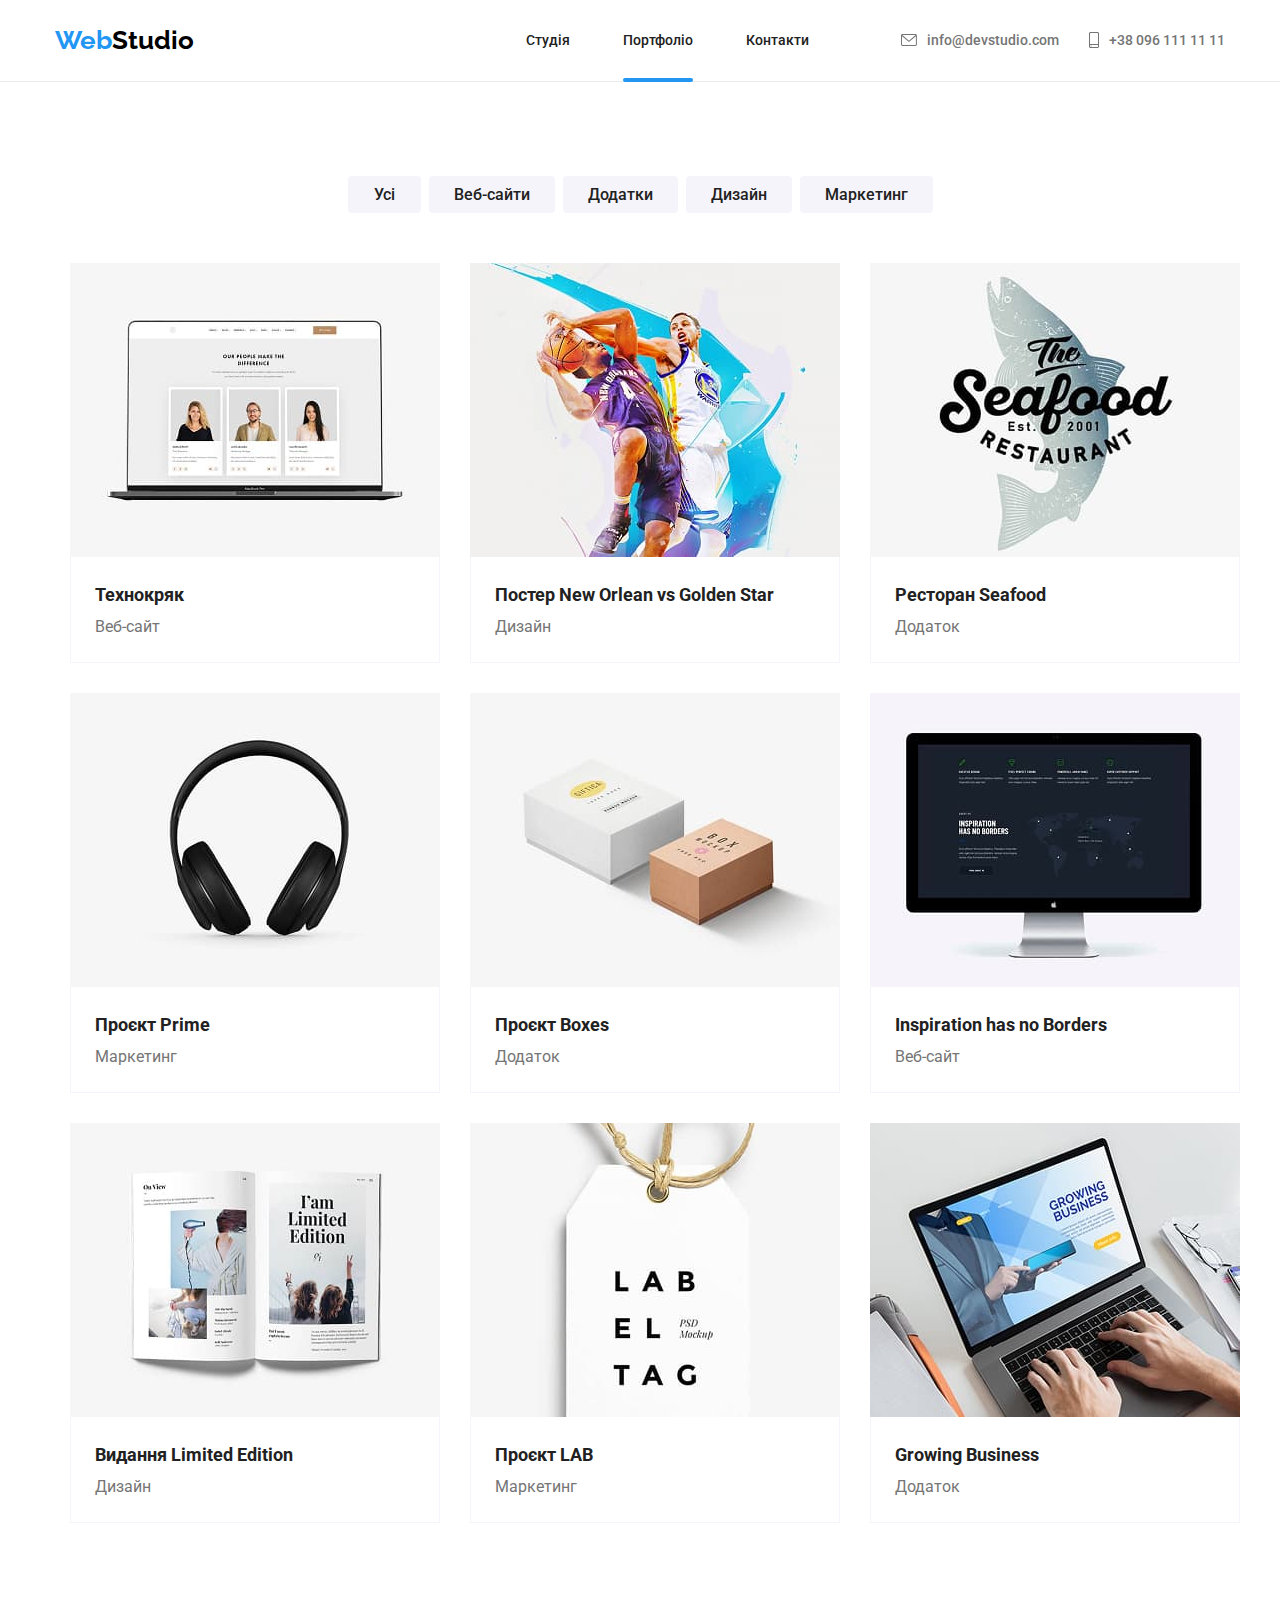
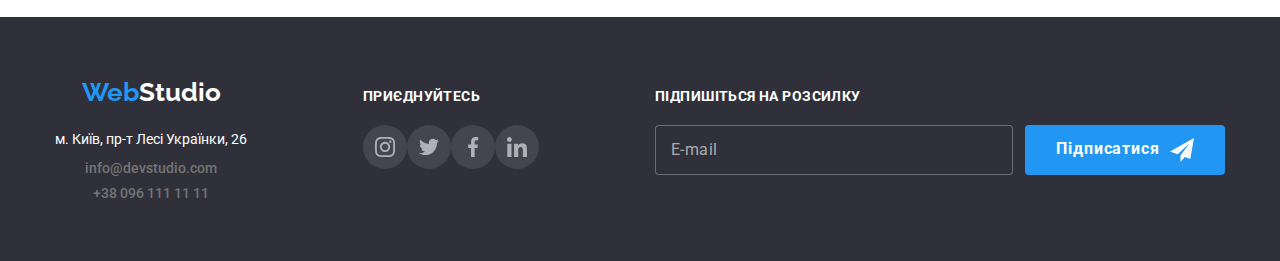
<file: portfolio.html>
<!DOCTYPE html>
<html lang="uk">
    <head>
    <meta charset="UTF-8">
    <meta name="description" content="WebStudio">
    <title>WebStudio</title>
    <link rel="preconnect" href="https://fonts.googleapis.com">
    <link rel="preconnect" href="https://fonts.gstatic.com" crossorigin>
    <link href="https://fonts.googleapis.com/css2?family=Raleway:ital,wght@0,700;1,700&family=Roboto:ital,wdth,wght@0,75..100,100..900;1,75..100,100..900&display=swap" rel="stylesheet">
    <link rel="stylesheet" href="https://cdnjs.cloudflare.com/ajax/libs/modern-normalize/3.0.1/modern-normalize.min.css">
    <link rel="stylesheet" href="./css/main.min.css">
    </head>
<body>

    <header class="header">
        <div class="header__container">
                
            <nav class="nav">

                <a href="" class="logo"><span class="logo--highlighted">Web</span>Studio</a>

                <ul class="nav__list">
                    <li class="nav__item">
                        <a href="./index.html" class="nav__link ">Студія</a>
                    </li>
                    <li class="nav__item">
                        <a href="./portfolio.html" class="nav__link nav__link--current">Портфоліо</a>
                    </li>
                    <li class="nav__item">
                        <a href="" class="nav__link">Контакти</a>
                    </li>
                </ul>
            </nav>

            <ul class="contacts">
              <li class="contacts__item">

                  <a href="mailto:info@devstudio.com" class="contacts__link">
                    
                    <svg class="contacts__icon contacts__icon--mail">
                        <use href="./images/main/sprite.svg#icon-mail"></use>
                    </svg>
                    
                    info@devstudio.com
                  </a>
              </li>

              <li class="contacts__item">

                  <a href="tel:+3809611111" class="contacts__link">

                    <svg class="contacts__icon contacts__icon--tel">
                        <use href="./images/main/sprite.svg#icon-tel"></use>
                    </svg>

                    +38 096 111 11 11</a>

              </li>
            </ul>
        </div>
    </header>

<main>   
 <!-- Portfolio -->
    <section class="section">
        <div class="container">
            <div class="filter">
                <ul class="filter__list">
                    <li class="filter__item">
                        <button type="button" class="filter__button">Усі</button>
                    </li>
                    <li class="filter__item">
                        <button type="button" class="filter__button">Веб-сайти</button>
                    </li>
                    <li class="filter__item">
                        <button type="button" class="filter__button">Додатки</button>
                    </li>
                    <li class="filter__item">
                        <button type="button" class="filter__button">Дизайн</button>
                    </li>
                    <li class="filter__item">
                        <button type="button" class="filter__button">Маркетинг</button>
                    </li>
                </ul>
            </div>

            <h1 class="title--hidden">Приклади наших робіт</h1>
            <div class="container">
                <ul class="portfolio__list">
                    <li class="portfolio__item">
                        <a href="" class="portfolio__link">
                            <div class="portfolio__image">
                                <img src="./images/portfolio/tehno.jpg" alt="Зображення ноутбуку" width="370" height="294">
                                <div class="portfolio__overlay">
                                    <p class="portfolio__label">Ресурс пропонує комплексні пропозиції з різним рівнем функціоналу та сервісів.Все це дозволить відвідувачу отримати вичерпні відомості про компанію чи приватну особу.</p>
                                </div>
                            </div>
                            
                            <div class="portfolio__card-info">
                               <h2 class="portfolio__card-title">Технокряк</h2>
                               <p class="portfolio__card-text">Веб-сайт</p>
                            </div>
                        </a>
                    </li>
                    
                    <li class="portfolio__item">
                        <a href="" class="portfolio__link">
                            <div class="portfolio__image">
                                <img src="./images/portfolio/neworlean.jpg" alt="Постер New Orlean  vs Golden Star" width="370" height="294">
                                <div class="portfolio__overlay">
                                    <p class="portfolio__label">Ресурс пропонує комплексні пропозиції з різним рівнем функціоналу та сервісів.Все це дозволить відвідувачу отримати вичерпні відомості про компанію чи приватну особу.</p>
                                </div>
                            </div>
       
                            <div class="portfolio__card-info">
                               <h2 class="portfolio__card-title">Постер New Orlean vs Golden Star</h2>
                               <p class="portfolio__card-text">Дизайн</p>
                            </div>
                        </a>
                    </li>
                    
                    <li class="portfolio__item">
                        <a href="" class="portfolio__link">
                            <div class="portfolio__image">
                                <img src="./images/portfolio/seafood.jpg" alt="Логотип ресторану" width="370" height="294">
                                <div class="portfolio__overlay">
                                    <p class="portfolio__label">Ресурс пропонує комплексні пропозиції з різним рівнем функціоналу та сервісів. Все це дозволить відвідувачу отримати вичерпні відомості про компанію чи приватну особу.</p>
                                </div>
                            </div>
       
                            <div class="portfolio__card-info">
                               <h2 class="portfolio__card-title">Ресторан Seafood</h2>
                               <p class="portfolio__card-text">Додаток</p>
                            </div>
                        </a>
                    </li>
                    
                   
                    <li class="portfolio__item">
                        <a href="" class="portfolio__link">
                            <div class="portfolio__image">
                                <img src="./images/portfolio/prime.jpg" alt="Фото навушників" width="370" height="294">
                                <div class="portfolio__overlay">
                                        <p class="portfolio__label">Ресурс пропонує комплексні пропозиції з різним рівнем функціоналу та сервісів.Все це дозволить відвідувачу отримати вичерпні відомості про компанію чи приватну особу.</p>
                                    </div>
                            </div>
       
                            <div class="portfolio__card-info">
                               <h2 class="portfolio__card-title">Проєкт Prime</h2>
                                    <p class="portfolio__card-text">Маркетинг</p>
                            </div>
                        </a>
                    </li>

                    <li class="portfolio__item"> 
                        <a href="" class="portfolio__link">
                            <div class="portfolio__image">
                                <img src="./images/portfolio/boxes.jpg" alt="Фото коробок" width="370" height="294">
                                <div class="portfolio__overlay">
                                        <p class="portfolio__label">Ресурс пропонує комплексні пропозиції з різним рівнем функціоналу та сервісів.Все це дозволить відвідувачу отримати вичерпні відомості про компанію чи приватну особу.</p>
                                    </div>
                            </div>
       
                            <div class="portfolio__card-info">
                               <h2 class="portfolio__card-title">Проєкт Boxes</h2>
                                <p class="portfolio__card-text">Додаток</p>
                            </div>
                        </a>
                    </li>
                  
                    <li class="portfolio__item">
                        <a href="" class="portfolio__link">
                            <div class="portfolio__image">
                                <img src="./images/portfolio/borders.jpg" alt="Зображення монітору" width="370" height="294">
                                <div class="portfolio__overlay">
                                    <p class="portfolio__label">Ресурс пропонує комплексні пропозиції з різним рівнем функціоналу та сервісів.Все це дозволить відвідувачу отримати вичерпні відомості про компанію чи приватну особу.</p>
                                </div>
                            </div>
       
                            <div class="portfolio__card-info">
                               <h2 class="portfolio__card-title">Inspiration has no Borders</h2>
                                <p class="portfolio__card-text">Веб-сайт</p>
                            </div>
                        </a>
                    </li>
                    
                    
                    <li class="portfolio__item">
                        <a href="" class="portfolio__link">
                            <div class="portfolio__image">
                                <img src="./images/portfolio/limitededition.jpg" alt="Зображення журналу" width="370" height="294">
                                <div class="portfolio__overlay">
                                    <p class="portfolio__label">Ресурс пропонує комплексні пропозиції з різним рівнем функціоналу та сервісів.Все це дозволить відвідувачу отримати вичерпні відомості про компанію чи приватну особу.</p>
                                </div>
                            </div>
       
                            <div class="portfolio__card-info">
                               <h2 class="portfolio__card-title">Видання Limited Edition</h2>
                                <p class="portfolio__card-text">Дизайн</p>
                            </div>
                        </a>
                    </li>
                    
                    <li class="portfolio__item">
                        <a href="" class="portfolio__link">
                            <div class="portfolio__image">
                                <img src="./images/portfolio/lab.jpg" alt="Фото лейблу" width="370" height="294">
                                <div class="portfolio__overlay">
                                        <p class="portfolio__label">Ресурс пропонує комплексні пропозиції з різним рівнем функціоналу та сервісів.Все це дозволить відвідувачу отримати вичерпні відомості про компанію чи приватну особу.</p>
                                    </div>
                            </div>
       
                            <div class="portfolio__card-info">
                               <h2 class="portfolio__card-title">Проєкт LAB</h2>
                                <p class="portfolio__card-text">Маркетинг</p>
                            </div>
                        </a>
                    </li>
                    
                    <li class="portfolio__item">
                        <a href="" class="portfolio__link">
                            <div class="portfolio__image">
                                <img src="./images/portfolio/growingbusiness.jpg" alt="Фото  ноутбуку" width="370" height="294">
                                <div class="portfolio__overlay">
                                    <p class="portfolio__label">Ресурс пропонує комплексні пропозиції з різним рівнем функціоналу та сервісів.Все це дозволить відвідувачу отримати вичерпні відомості про компанію чи приватну особу.</p>
                                </div>
                            </div>
       
                            <div class="portfolio__card-info">
                               <h2 class="portfolio__card-title">Growing Business</h2>
                                <p class="portfolio__card-text">Додаток</p>
                            </div>
                        </a>
                    </li>
                </ul>
            </div>
        </div>
    </section>
</main>

<!--Footer-->
<footer class="footer">

    <div class="footer__container">

     <div class="footer__contacts">
         <a href="" class="logo"><span class="logo--highlighted">Web</span><span class="footer__logo--highlighted">Studio</span></a>

           <address class="footer__address">м. Київ, пр-т Лесі Українки, 26</address>

           <ul class="footer__contacts-list">
               <li class="footer__item">
                   <a href="mailto:info@devstudio.com" class="contacts__link">info@devstudio.com</a>
               </li>
               <li class="footer__item">
                   <a href="tel:+3809611111" class="contacts__link">+38 096 111 11 11</a>
               </li>
           </ul>
     </div>    

     <div class="footer__socials">
         <h2 class="footer__socials-title">Приєднуйтесь</h2>
         <ul class="footer__socials-list">
             <li class="socials__item">
                 <a href="" >
                     <svg class="socials__icon">
                         <use href="./images/main/sprite.svg#icon-instagram"></use>
                      </svg>
                 </a>     
             </li>
              <li class="socials__item">
                 <a href="">
                     <svg class="socials__icon">
                         <use href="./images/main/sprite.svg#icon-twitter"></use>
                     </svg>
                 </a>     
             </li>
             <li class="socials__item">
                 <a href="" >
                     <svg class="socials__icon">
                         <use href="./images/main/sprite.svg#icon-facebook"></use>
                     </svg>
                 </a>     
             </li>
             <li class="socials__item">
                 <a href="" >
                     <svg class="socials__icon">
                         <use href="./images/main/sprite.svg#icon-linkedin"></use>
                     </svg>
                 </a>   
             </li>
         </ul>
     </div>
     <form class="footer__form" autocomplete="off">
         <h2 class="footer__form-title">Підпишіться на розсилку</h2>

         <div class="footer__form-box">
             <input type="email" name="email" placeholder="E-mail" class="footer__form-input">
             <button type="submit" class="footer__btn-subscribe">
                 Підписатися
                 <svg class="footer__icon-subscribe">
                     <use href="./images/main/sprite.svg#icon-telegram"></use>
                 </svg>
             </button>
         </div>
     </form>
     
    </div>
     
 </footer>

</body>
</file>
<file: css/main.min.css>
*{-webkit-box-sizing:border-box;box-sizing:border-box}body{background-color:#fff;color:#757575;font-family:"Roboto",sans-serif;line-height:1.2}body.no-scroll{overflow:hidden}ul{margin:0;padding:0;list-style:none}h1,h2,h3,p{margin:0;padding:0}img{display:block;width:100%;height:auto}.section{padding:60px 0}@media screen and (min-width: 1200px){.section{padding:94px 0}}.section--no-padding{padding:0}.container{padding-left:15px;padding-right:15px;margin:0 auto}@media screen and (min-width: 480px){.container{width:480px}}@media screen and (min-width: 768px){.container{width:768px}}@media screen and (min-width: 1200px){.container{width:1200px}}.header{border-bottom:1px solid #ececec}.header__container{position:relative;display:-webkit-box;display:-ms-flexbox;display:flex;-webkit-box-align:center;-ms-flex-align:center;align-items:center;-webkit-box-pack:justify;-ms-flex-pack:justify;justify-content:space-between;padding:0 15px;min-height:60px;margin:0 auto}@media screen and (min-width: 768px){.header__container{width:768px}}@media screen and (min-width: 1200px){.header__container{display:-webkit-box;display:-ms-flexbox;display:flex;gap:92px;width:1200px}}.nav{display:-webkit-box;display:-ms-flexbox;display:flex;-webkit-box-pack:center;-ms-flex-pack:center;justify-content:center;-webkit-box-align:center;-ms-flex-align:center;align-items:center;gap:93px}.nav__list{display:-webkit-inline-box;display:-ms-inline-flexbox;display:inline-flex;gap:53px}.nav__link{display:block;padding-top:32px;padding-bottom:32px;color:#212121;list-style:none;font-weight:500;font-size:14px;text-decoration:none;-webkit-transition:color 250ms cubic-bezier(0.4, 0, 0.2, 1);transition:color 250ms cubic-bezier(0.4, 0, 0.2, 1)}@media screen and (max-width: 767px){.nav{display:none}}@media screen and (min-width: 768px){.nav{display:-webkit-box;display:-ms-flexbox;display:flex}}@media screen and (min-width: 1200px){.nav{display:-webkit-box;display:-ms-flexbox;display:flex;-webkit-box-flex:1;-ms-flex-positive:1;flex-grow:1;-webkit-box-pack:justify;-ms-flex-pack:justify;justify-content:space-between}}.nav__link{position:relative}.nav__link:hover,.nav__link:focus{color:#2196f3}@media screen and (max-width: 767px){.contacts{display:none}}@media screen and (min-width: 768px){.contacts{display:-webkit-box;display:-ms-flexbox;display:flex;-webkit-box-orient:vertical;-webkit-box-direction:normal;-ms-flex-direction:column;flex-direction:column;gap:10px}}@media screen and (min-width: 1200px){.contacts{display:-webkit-box;display:-ms-flexbox;display:flex;-webkit-box-orient:horizontal;-webkit-box-direction:normal;-ms-flex-direction:row;flex-direction:row;gap:30px}}.contacts__item:hover{color:#2196f3}.contacts__icon{width:20px;height:20px;fill:currentColor;-webkit-transition:color 250ms cubic-bezier(0.4, 0, 0.2, 1);transition:color 250ms cubic-bezier(0.4, 0, 0.2, 1)}.contacts__link{display:-webkit-box;display:-ms-flexbox;display:flex;-webkit-box-align:center;-ms-flex-align:center;align-items:center;gap:10px;color:inherit;font-weight:500;font-size:14px;list-style:none;text-decoration:none;-webkit-transition:color 250ms cubic-bezier(0.4, 0, 0.2, 1);transition:color 250ms cubic-bezier(0.4, 0, 0.2, 1)}.contacts__link:hover,.contacts__link:focus{color:#2196f3}.contacts__icon--mail{width:16px;height:12px}.contacts__icon--tel{width:10px;height:16px}.nav__link--current::after{content:"";position:absolute;bottom:-1px;display:block;width:100%;height:4px;background-color:#2196f3;border-radius:2px}.logo{color:#000;font-family:Raleway,sans-serif;font-weight:700;font-size:26px;text-decoration:none}.logo--highlighted{color:#2196f3}.footer__logo--highlighted{color:#fff}.menu-button{display:-webkit-inline-box;display:-ms-inline-flexbox;display:inline-flex;z-index:999;padding:0;margin:0;border:0;background-color:rgba(0,0,0,0)}.menu-button .icon-menu{display:none}.menu-button.is-open .icon-menu{display:block}.menu-button.is-open .icon-cross{display:none}@media screen and (min-width: 768px){.menu-button{display:none}}.menu-container{padding:48px 40px;z-index:1;background-color:#fff}@media screen and (max-width: 767px){.menu-container{display:none;position:absolute;top:0;left:0;width:100%}.menu-container.is-open{display:-webkit-box;display:-ms-flexbox;display:flex;-webkit-box-orient:vertical;-webkit-box-direction:normal;-ms-flex-direction:column;flex-direction:column;height:100vh;-webkit-box-pack:justify;-ms-flex-pack:justify;justify-content:space-between}.menu-container.no-scroll{overflow-y:hidden}}@media screen and (min-width: 768px){.menu-container{display:none}}.mobile-navigation__list{display:-webkit-box;display:-ms-flexbox;display:flex;-webkit-box-orient:vertical;-webkit-box-direction:normal;-ms-flex-direction:column;flex-direction:column;gap:32px}.mobile-navigation__link{color:#212121;list-style:none;font-weight:500;font-size:40px;text-decoration:none}.mobile-navigation__link--current{color:#2196f3}.mobile-contacts{margin-bottom:64px}.mobile-contacts__list{display:-webkit-box;display:-ms-flexbox;display:flex;-webkit-box-orient:vertical;-webkit-box-direction:normal;-ms-flex-direction:column;flex-direction:column;gap:32px}.mobile-contacts__link{color:inherit;font-weight:500;font-size:24px;list-style:none;text-decoration:none}.mobile-contacts__link--highlighted{font-size:34px;color:#2196f3}.social-media__list{display:-webkit-box;display:-ms-flexbox;display:flex}.social-media__link{padding:0 10px;color:#2196f3;font-weight:500;font-size:18px;list-style:none;text-decoration:none;border-right:1px solid #ececec}@media screen and (min-width: 768px){.social-media__link{display:none}}.social-media__item:first-child .social-media__link{padding-left:0}.social-media__item:last-child .social-media__link{padding-right:0;border-right:none}.section--no-padding{padding:0}.hero{display:-webkit-box;display:-ms-flexbox;display:flex;-webkit-box-orient:vertical;-webkit-box-direction:normal;-ms-flex-direction:column;flex-direction:column;-webkit-box-align:center;-ms-flex-align:center;align-items:center;-webkit-box-pack:center;-ms-flex-pack:center;justify-content:center;width:100%;height:400px;gap:30px;background-image:url("../images/main/hero/hero-480.jpg");background-size:480px 400px;background-size:cover;background-color:#2f303a}.hero__title{color:#fff;font-weight:900;font-size:26px;line-height:1.5;text-transform:uppercase;text-align:center}@media screen and (min-width: 1200px){.hero__title{font-size:44px;line-height:1.4}}.hero__subtitle{display:block;color:#fff;font-size:26px;line-height:1.5}@media screen and (min-width: 1200px){.hero__subtitle{font-size:44px;line-height:1.4}}@media screen and (min-width: 1200px){.hero{width:100%;height:600px}}@media screen and (min-device-pixel-ratio: 2),screen and (-webkit-min-device-pixel-ratio: 2),screen and (min-resolution: 192dpi),screen and (min-resolution: 2dppx){.hero{background-image:url("../images/main/hero/hero-960.jpg")}}@media screen and (min-width: 768px){.hero{background-image:url("../images/main/hero/hero-768.jpg");background-size:768px 400px;background-size:cover}}@media screen and (min-width: 768px)and (min-device-pixel-ratio: 2),screen and (min-width: 768px)and (-webkit-min-device-pixel-ratio: 2),screen and (min-width: 768px)and (min-resolution: 192dpi),screen and (min-width: 768px)and (min-resolution: 2dppx){.hero{background-image:url("../images/main/hero/hero-1536.jpg")}}@media screen and (min-width: 1200px){.hero{background-image:url("../images/main/hero/hero-1600.jpg");background-size:1600px 600px;background-size:cover}}@media screen and (min-width: 1200px)and (min-device-pixel-ratio: 2),screen and (min-width: 1200px)and (-webkit-min-device-pixel-ratio: 2),screen and (min-width: 1200px)and (min-resolution: 192dpi),screen and (min-width: 1200px)and (min-resolution: 2dppx){.hero{background-image:url("../images/main/hero/hero-3200.jpg")}}.hero__button{border-radius:4px;border:none;padding:10px 32px;min-width:200px;background-color:#2196f3;color:#fff;font-weight:700;font-size:16px;line-height:1.8;text-align:center;cursor:pointer}@media screen and (min-width: 1200px){.hero__button{min-width:216px}}.modal{position:absolute;top:55%;left:50%;-webkit-transform:translate(-50%, -50%) scale(1);transform:translate(-50%, -50%) scale(1);-webkit-transition:-webkit-transform 250ms cubic-bezier(0.4, 0, 0.2, 1);transition:-webkit-transform 250ms cubic-bezier(0.4, 0, 0.2, 1);transition:transform 250ms cubic-bezier(0.4, 0, 0.2, 1);transition:transform 250ms cubic-bezier(0.4, 0, 0.2, 1), -webkit-transform 250ms cubic-bezier(0.4, 0, 0.2, 1);width:100%;max-width:450px;max-height:609px;border-radius:4px;background-color:#fff;-webkit-box-shadow:4px 4px 6px -2px rgba(0,0,0,.7);box-shadow:4px 4px 6px -2px rgba(0,0,0,.7)}@media screen and (min-width: 768px){.modal{top:65%}}@media screen and (min-width: 1200px){.modal{top:50%;width:100%;max-width:528px;max-height:581px}}.form{position:absolute;top:55%;left:50%;display:-webkit-box;display:-ms-flexbox;display:flex;-webkit-box-orient:vertical;-webkit-box-direction:normal;-ms-flex-direction:column;flex-direction:column;-webkit-box-align:center;-ms-flex-align:center;align-items:center;width:100%;padding:40px;row-gap:10px;background-color:#fff;border-radius:4px;-webkit-transform:translate(-50%, -50%) scale(1);transform:translate(-50%, -50%) scale(1);-webkit-transition:-webkit-transform 250ms cubic-bezier(0.4, 0, 0.2, 1);transition:-webkit-transform 250ms cubic-bezier(0.4, 0, 0.2, 1);transition:transform 250ms cubic-bezier(0.4, 0, 0.2, 1);transition:transform 250ms cubic-bezier(0.4, 0, 0.2, 1), -webkit-transform 250ms cubic-bezier(0.4, 0, 0.2, 1)}.form__field{display:-webkit-box;display:-ms-flexbox;display:flex;-webkit-box-orient:vertical;-webkit-box-direction:normal;-ms-flex-direction:column;flex-direction:column;gap:4px;position:relative;width:100%;max-width:450px}.form__title{text-align:center;font-size:14px;font-weight:700;color:#212121;letter-spacing:.03em}.form__label{font-size:12px;color:#757575;letter-spacing:.01em}.form__link{color:#2196f3}.form__textarea{resize:none}@media screen and (min-width: 768px){.form{top:65%}}@media screen and (min-width: 1200px){.form{top:50%;width:528px;height:581px}}.form__label--comment{font-size:12px;color:#757575;letter-spacing:.01em}.form__input{width:100%;max-width:450px;height:40px;border:1px solid rgba(33,33,33,.2);border-radius:4px;padding-left:42px;cursor:pointer;-webkit-transition:fill 250ms cubic-bezier(0.4, 0, 0.2, 1);transition:fill 250ms cubic-bezier(0.4, 0, 0.2, 1)}.form__input:hover,.form__input:focus{border-color:#2196f3;outline:none;fill:#2196f3}.form__input:focus+.form__icon{fill:#2196f3}@media screen and (min-width: 1200px){.form__input{width:448px}}.form__textarea{padding:12px 16px;width:100%;max-width:450x;height:120px;border:1px solid rgba(33,33,33,.2);border-radius:4px;-webkit-transition:border-color 250ms cubic-bezier(0.4, 0, 0.2, 1);transition:border-color 250ms cubic-bezier(0.4, 0, 0.2, 1)}.form__textarea:focus{border-color:#2196f3;outline:none}.form__textarea::-webkit-input-placeholder{font-size:12px;color:rgba(117,117,117,.5);letter-spacing:.01em}.form__textarea::-moz-placeholder{font-size:12px;color:rgba(117,117,117,.5);letter-spacing:.01em}.form__textarea:-ms-input-placeholder{font-size:12px;color:rgba(117,117,117,.5);letter-spacing:.01em}.form__textarea::-ms-input-placeholder{font-size:12px;color:rgba(117,117,117,.5);letter-spacing:.01em}.form__textarea::placeholder{font-size:12px;color:rgba(117,117,117,.5);letter-spacing:.01em}@media screen and (min-width: 1200px){.form__textarea{width:448px}}.form__icon{position:absolute;top:50%;left:12px;width:18px;height:18px;-webkit-transition:fill 250ms cubic-bezier(0.4, 0, 0.2, 1);transition:fill 250ms cubic-bezier(0.4, 0, 0.2, 1)}.form__icon:hover{fill:#2196f3}.form__checkbox{padding-top:10px;padding-bottom:20px}.form__checkbox-input{-webkit-appearance:none;-moz-appearance:none;appearance:none;position:absolute}.form__label-checkbox{display:-webkit-box;display:-ms-flexbox;display:flex;-webkit-box-align:center;-ms-flex-align:center;align-items:center;font-size:12px;color:#757575;letter-spacing:.03em;cursor:pointer;line-height:1.2;gap:7px}@media screen and (min-width: 1200px){.form__label-checkbox{font-size:14px}}.form__checkbox-icon{display:-webkit-box;display:-ms-flexbox;display:flex;-webkit-box-pack:center;-ms-flex-pack:center;justify-content:center;-webkit-box-align:center;-ms-flex-align:center;align-items:center;width:16px;height:15px;border-radius:2px;border:2px solid #212121;fill:rgba(0,0,0,0);margin-top:-1px}.form__checkbox-input:checked+.form__checkbox-icon{border-color:#2196f3;background-color:#2196f3;background-origin:border-box;fill:#fff}.form__button{display:-webkit-box;display:-ms-flexbox;display:flex;-webkit-box-pack:center;-ms-flex-pack:center;justify-content:center;-webkit-box-align:center;-ms-flex-align:center;align-items:center;border-radius:4px;border:none;padding:0;min-width:200px;height:50px;background-color:#2196f3;color:#fff;-webkit-box-shadow:0px 3px 3px rgba(0,0,0,.2);box-shadow:0px 3px 3px rgba(0,0,0,.2);font-weight:700;font-size:16px;line-height:1.8;letter-spacing:.06em;cursor:pointer}.form__close-button{position:absolute;top:8px;right:8px;display:-webkit-box;display:-ms-flexbox;display:flex;-webkit-box-pack:center;-ms-flex-pack:center;justify-content:center;-webkit-box-align:center;-ms-flex-align:center;align-items:center;width:30px;height:30px;background-color:#fff;border-radius:50%;border:1px solid rgba(0,0,0,.1);cursor:pointer}.form__close-icon{display:-webkit-box;display:-ms-flexbox;display:flex;width:18px;height:18px;background-size:contain;background-repeat:no-repeat;background-position:center;-webkit-transition:fill 250ms cubic-bezier(0.4, 0, 0.2, 1);transition:fill 250ms cubic-bezier(0.4, 0, 0.2, 1)}.form__close-icon:hover{fill:#2196f3}.backdrop{position:fixed;top:0;left:0;z-index:9999;width:100%;height:100%;background-color:rgba(47,48,58,.5);opacity:1;-webkit-transition:opacity 250ms cubic-bezier(0.4, 0, 0.2, 1);transition:opacity 250ms cubic-bezier(0.4, 0, 0.2, 1);overflow-y:scroll}.backdrop.is-hidden{opacity:0;pointer-events:none}.backdrop.is-hidden .modal{-webkit-transform:translate(-50%, -50%) scale(0.1);transform:translate(-50%, -50%) scale(0.1)}@media screen and (min-width: 768px){.advantages{width:768px}}@media screen and (min-width: 1200px){.advantages{width:1200px}}.advantages__list{display:-webkit-box;display:-ms-flexbox;display:flex;-webkit-box-orient:vertical;-webkit-box-direction:normal;-ms-flex-direction:column;flex-direction:column;gap:30px;width:100%}@media screen and (min-width: 768px){.advantages__list{display:-webkit-box;display:-ms-flexbox;display:flex;-webkit-box-orient:horizontal;-webkit-box-direction:normal;-ms-flex-direction:row;flex-direction:row;-ms-flex-wrap:wrap;flex-wrap:wrap}}@media screen and (min-width: 1200px){.advantages__list{display:-webkit-box;display:-ms-flexbox;display:flex;-ms-flex-wrap:nowrap;flex-wrap:nowrap}}.advantages__item{display:-webkit-box;display:-ms-flexbox;display:flex;-webkit-box-orient:vertical;-webkit-box-direction:normal;-ms-flex-direction:column;flex-direction:column;gap:10px;width:100%}@media screen and (min-width: 768px){.advantages__item{width:calc((100% - 30px)/2)}}.advantages__image{display:-webkit-box;display:-ms-flexbox;display:flex;-webkit-box-pack:center;-ms-flex-pack:center;justify-content:center;-webkit-box-align:center;-ms-flex-align:center;align-items:center;width:100%;height:120px;background-color:#f5f4fa;border-radius:5px;margin-bottom:20px}.advantages__icon--size{width:70px;height:70px}.advantages__title{text-align:center;color:#212121;font-weight:700;font-size:14px}@media screen and (min-width: 768px){.advantages__title{text-align:start}}.advantages__text{font-size:14px;line-height:1.7}.works{display:none}@media screen and (min-width: 1200px){.works{display:block;padding-bottom:94px}}.works__title{margin-bottom:50px;color:#212121;font-weight:700;font-size:36px;text-align:center}.works__list{display:-webkit-box;display:-ms-flexbox;display:flex;position:relative;gap:30px}.works__item{max-width:370px;overflow:hidden}.works__image{display:block;z-index:1}.works__overlay{position:absolute;bottom:0;display:-webkit-box;display:-ms-flexbox;display:flex;-webkit-box-pack:center;-ms-flex-pack:center;justify-content:center;-webkit-box-align:center;-ms-flex-align:center;align-items:center;width:370px;height:70px;background-color:rgba(47,48,58,.8)}.works__label{font-size:14px;font-weight:700;text-transform:uppercase;color:#fff}.section--bg-color{background-color:#f5f4fa}.team{padding-top:60px;padding-bottom:60px}@media screen and (min-width: 768px){.team{width:768px}}@media screen and (min-width: 1200px){.team{width:1200px;padding-top:94px;padding-bottom:94px}}.team__title{color:#212121;font-weight:700;font-size:36px;text-align:center;margin-bottom:50px}.team__list{display:-webkit-box;display:-ms-flexbox;display:flex;-webkit-box-orient:vertical;-webkit-box-direction:normal;-ms-flex-direction:column;flex-direction:column;gap:30px}@media screen and (min-width: 768px){.team__list{display:-webkit-box;display:-ms-flexbox;display:flex;-webkit-box-orient:horizontal;-webkit-box-direction:normal;-ms-flex-direction:row;flex-direction:row;-ms-flex-wrap:wrap;flex-wrap:wrap}}@media screen and (min-width: 768px){.team__list{display:-webkit-box;display:-ms-flexbox;display:flex;-webkit-box-pack:center;-ms-flex-pack:center;justify-content:center}}.team__item{overflow:hidden;text-align:center;-webkit-box-shadow:0px 4px 6px -2px rgba(0,0,0,.5);box-shadow:0px 4px 6px -2px rgba(0,0,0,.5);border-radius:0 0 7px 7px;border-top:0;background-color:#fff}@media screen and (min-width: 768px){.team__item{width:calc((100% - 30px)/2)}}@media screen and (min-width: 1200px){.team__item{width:calc((100% - 120px)/4)}}.team__label{display:-webkit-box;display:-ms-flexbox;display:flex;-webkit-box-orient:vertical;-webkit-box-direction:normal;-ms-flex-direction:column;flex-direction:column;margin-top:30px;margin-bottom:16px;gap:10px}.card__title{color:#212121;font-weight:500;font-size:16px}.card__text{font-size:16px}.socials__list{display:-webkit-box;display:-ms-flexbox;display:flex;-webkit-box-pack:center;-ms-flex-pack:center;justify-content:center;margin-bottom:24px}.socials__item{display:-webkit-box;display:-ms-flexbox;display:flex;-webkit-box-pack:center;-ms-flex-pack:center;justify-content:center;-webkit-box-align:center;-ms-flex-align:center;align-items:center;width:44px;height:44px;border-radius:50%;-webkit-transition:background-color 250ms cubic-bezier(0.4, 0, 0.2, 1);transition:background-color 250ms cubic-bezier(0.4, 0, 0.2, 1)}.socials__item:hover,.socials__item:focus{background-color:#2196f3;border-radius:50%;cursor:pointer}.socials__item:hover .socials__icon,.socials__item:focus .socials__icon{fill:#fff}.socials__icon{display:-webkit-box;display:-ms-flexbox;display:flex;width:20px;height:20px;background-size:contain;background-repeat:no-repeat;background-position:center;fill:#afb1b8;-webkit-transition:fill 250ms cubic-bezier(0.4, 0, 0.2, 1);transition:fill 250ms cubic-bezier(0.4, 0, 0.2, 1)}.company__title{color:#212121;font-weight:700;font-size:36px;text-align:center;margin-bottom:50px}.company__list{display:-webkit-box;display:-ms-flexbox;display:flex;-ms-flex-wrap:wrap;flex-wrap:wrap;-webkit-box-pack:center;-ms-flex-pack:center;justify-content:center;gap:30px}.company__item{display:-webkit-box;display:-ms-flexbox;display:flex;-webkit-box-pack:center;-ms-flex-pack:center;justify-content:center;-webkit-box-align:center;-ms-flex-align:center;align-items:center;width:100%;max-width:210px;height:92px;border:1px solid #afb1b8;border-radius:4px;-webkit-transition:border 250ms cubic-bezier(0.4, 0, 0.2, 1);transition:border 250ms cubic-bezier(0.4, 0, 0.2, 1)}.company__item:hover,.company__item:focus{border-color:#2196f3}.company__item:hover .company__image,.company__item:focus .company__image{fill:#2196f3}@media screen and (min-width: 768px){.company__item{width:226px}}@media screen and (min-width: 1200px){.company__item{width:170px}}.company__image{height:60px;background-size:contain;background-repeat:no-repeat;background-position:center;fill:#afb1b8;-webkit-transition:fill 250ms cubic-bezier(0.4, 0, 0.2, 1);transition:fill 250ms cubic-bezier(0.4, 0, 0.2, 1)}@media screen and (min-width: 768px){.portfolio{width:768px}}@media screen and (min-width: 1200px){.portfolio{width:1200px}}.filter__list{display:-webkit-box;display:-ms-flexbox;display:flex;-ms-flex-wrap:wrap;flex-wrap:wrap;gap:8px;margin-bottom:40px}@media screen and (min-width: 768px){.filter__list{display:-webkit-box;display:-ms-flexbox;display:flex;-webkit-box-pack:center;-ms-flex-pack:center;justify-content:center;-webkit-box-align:center;-ms-flex-align:center;align-items:center;margin-bottom:30px}}@media screen and (min-width: 768px){.filter__list{display:-webkit-box;display:-ms-flexbox;display:flex;-webkit-box-pack:center;-ms-flex-pack:center;justify-content:center;-webkit-box-align:center;-ms-flex-align:center;align-items:center;margin-bottom:50px}}.filter__button{border-radius:4px;border:none;padding:6px 25px;min-width:73px;background-color:#f5f4fa;color:#212121;font-family:Roboto,sans-serif;font-weight:500;font-size:16px;line-height:1.6;text-align:center;cursor:pointer;-webkit-transition:background-color 250ms cubic-bezier(0.4, 0, 0.2, 1),color 250ms cubic-bezier(0.4, 0, 0.2, 1),-webkit-box-shadow 250ms cubic-bezier(0.4, 0, 0.2, 1);transition:background-color 250ms cubic-bezier(0.4, 0, 0.2, 1),color 250ms cubic-bezier(0.4, 0, 0.2, 1),-webkit-box-shadow 250ms cubic-bezier(0.4, 0, 0.2, 1);transition:background-color 250ms cubic-bezier(0.4, 0, 0.2, 1),color 250ms cubic-bezier(0.4, 0, 0.2, 1),box-shadow 250ms cubic-bezier(0.4, 0, 0.2, 1);transition:background-color 250ms cubic-bezier(0.4, 0, 0.2, 1),color 250ms cubic-bezier(0.4, 0, 0.2, 1),box-shadow 250ms cubic-bezier(0.4, 0, 0.2, 1),-webkit-box-shadow 250ms cubic-bezier(0.4, 0, 0.2, 1)}.filter__button:hover,.filter__button:focus{background-color:#2196f3;color:#fff;-webkit-box-shadow:0px 4px 6px -2px rgba(0,0,0,.5);box-shadow:0px 4px 6px -2px rgba(0,0,0,.5)}.title--hidden{display:none}.portfolio__list{display:-webkit-box;display:-ms-flexbox;display:flex;-ms-flex-wrap:wrap;flex-wrap:wrap;-webkit-box-align:stretch;-ms-flex-align:stretch;align-items:stretch;gap:30px;padding:0;margin:0}.portfolio__item{max-width:450px;-webkit-transition:-webkit-box-shadow 250ms cubic-bezier(0.4, 0, 0.2, 1);transition:-webkit-box-shadow 250ms cubic-bezier(0.4, 0, 0.2, 1);transition:box-shadow 250ms cubic-bezier(0.4, 0, 0.2, 1);transition:box-shadow 250ms cubic-bezier(0.4, 0, 0.2, 1), -webkit-box-shadow 250ms cubic-bezier(0.4, 0, 0.2, 1)}.portfolio__item:hover{-webkit-box-shadow:0px 4px 6px -2px rgba(0,0,0,.5);box-shadow:0px 4px 6px -2px rgba(0,0,0,.5)}@media screen and (min-width: 768px){.portfolio__item{width:calc((100% - 30px)/2)}}@media screen and (min-width: 1200px){.portfolio__item{width:calc((100% - 60px)/3)}}.portfolio__link{text-decoration:none}.portfolio__image{position:relative;overflow:hidden}.portfolio__overlay{position:absolute;top:0;display:-webkit-box;display:-ms-flexbox;display:flex;-webkit-box-pack:center;-ms-flex-pack:center;justify-content:center;-webkit-box-align:center;-ms-flex-align:center;align-items:center;max-width:450px;height:294px;padding:63px 24px;background-color:rgba(33,150,243,.9);-webkit-transform:translateY(100%);transform:translateY(100%);-webkit-transition:-webkit-transform 250ms cubic-bezier(0.4, 0, 0.2, 1);transition:-webkit-transform 250ms cubic-bezier(0.4, 0, 0.2, 1);transition:transform 250ms cubic-bezier(0.4, 0, 0.2, 1);transition:transform 250ms cubic-bezier(0.4, 0, 0.2, 1), -webkit-transform 250ms cubic-bezier(0.4, 0, 0.2, 1)}.portfolio__item:hover .portfolio__overlay{-webkit-transform:translateY(0);transform:translateY(0)}.portfolio__label{font-size:18px;color:#fff;line-height:1.5;letter-spacing:.03em}.portfolio__card-info{display:-webkit-box;display:-ms-flexbox;display:flex;-webkit-box-orient:vertical;-webkit-box-direction:normal;-ms-flex-direction:column;flex-direction:column;padding:20px 24px;border:1px solid #f5f4fa;border-top:0}.portfolio__card-title{color:#212121;font-weight:700;font-size:18px;line-height:2}.portfolio__card-text{font-size:16px;line-height:1.8;color:#757575}.footer{background-color:#2f303a}.footer__container{display:-webkit-box;display:-ms-flexbox;display:flex;-webkit-box-orient:vertical;-webkit-box-direction:normal;-ms-flex-direction:column;flex-direction:column;-webkit-box-align:center;-ms-flex-align:center;align-items:center;padding:60px 15px;gap:60px}@media screen and (min-width: 768px){.footer__container{width:768px}}@media screen and (min-width: 1200px){.footer__container{width:1200px;margin:auto;display:-webkit-box;display:-ms-flexbox;display:flex;-webkit-box-orient:horizontal;-webkit-box-direction:normal;-ms-flex-direction:row;flex-direction:row;-webkit-box-pack:justify;-ms-flex-pack:justify;justify-content:space-between;-webkit-box-align:baseline;-ms-flex-align:baseline;align-items:baseline}}.footer__contacts{display:-webkit-box;display:-ms-flexbox;display:flex;-webkit-box-orient:vertical;-webkit-box-direction:normal;-ms-flex-direction:column;flex-direction:column;-webkit-box-align:center;-ms-flex-align:center;align-items:center;gap:8px}.footer__contacts-box{display:-webkit-box;display:-ms-flexbox;display:flex;-webkit-box-orient:vertical;-webkit-box-direction:normal;-ms-flex-direction:column;flex-direction:column;gap:60px}@media screen and (min-width: 768px){.footer__contacts-box{display:-webkit-box;display:-ms-flexbox;display:flex;-webkit-box-orient:horizontal;-webkit-box-direction:normal;-ms-flex-direction:row;flex-direction:row;gap:165px}}@media screen and (min-width: 1200px){.footer__contacts-box{display:-webkit-box;display:-ms-flexbox;display:flex;gap:70px;-webkit-box-align:baseline;-ms-flex-align:baseline;align-items:baseline}}.footer__address{margin-top:12px;display:block;color:#fff;font-style:normal;font-size:14px;line-height:1.7}.footer__contacts-list{display:-webkit-box;display:-ms-flexbox;display:flex;-webkit-box-orient:vertical;-webkit-box-direction:normal;-ms-flex-direction:column;flex-direction:column;-webkit-box-align:center;-ms-flex-align:center;align-items:center;gap:8px}.footer__socials-title{color:#fff;font-weight:700;font-size:14px;text-transform:uppercase;margin-bottom:20px;letter-spacing:.03em;text-align:center}@media screen and (min-width: 1200px){.footer__socials-title{text-align:start}}.footer__socials-list{display:-webkit-box;display:-ms-flexbox;display:flex;-webkit-box-pack:center;-ms-flex-pack:center;justify-content:center;-webkit-box-align:center;-ms-flex-align:center;align-items:center}.socials__item{display:-webkit-box;display:-ms-flexbox;display:flex;-webkit-box-pack:center;-ms-flex-pack:center;justify-content:center;-webkit-box-align:center;-ms-flex-align:center;align-items:center;width:44px;height:44px;border-radius:50%;background-color:rgba(255,255,255,.1)}.footer__form-title{color:#fff;font-weight:700;font-size:14px;text-transform:uppercase;letter-spacing:.03em;text-align:center;margin-bottom:20px}@media screen and (min-width: 1200px){.footer__form-title{text-align:start}}.contacts__link{display:-webkit-box;display:-ms-flexbox;display:flex;-webkit-box-align:center;-ms-flex-align:center;align-items:center;gap:10px;color:inherit;font-weight:500;font-size:14px;list-style:none;text-decoration:none;-webkit-transition:color 250ms cubic-bezier(0.4, 0, 0.2, 1);transition:color 250ms cubic-bezier(0.4, 0, 0.2, 1)}.contacts__link:hover,.contacts__link:focus{color:#2196f3}.footer__form{width:100%;max-width:450px}@media screen and (min-width: 1200px){.footer__form{width:100%;max-width:570px}}.footer__form-box{display:-webkit-box;display:-ms-flexbox;display:flex;-webkit-box-orient:vertical;-webkit-box-direction:normal;-ms-flex-direction:column;flex-direction:column;-webkit-box-align:center;-ms-flex-align:center;align-items:center;gap:20px}@media screen and (min-width: 1200px){.footer__form-box{display:-webkit-box;display:-ms-flexbox;display:flex;-webkit-box-orient:horizontal;-webkit-box-direction:normal;-ms-flex-direction:row;flex-direction:row;gap:12px}}.footer__form-input{width:100%;max-width:450px;height:50px;padding:16px 15px;margin:0;border-radius:4px;border:1px solid rgba(255,255,255,.3);background-color:#2f303a;color:rgba(255,255,255,.6)}.footer__form-input::-webkit-input-placeholder{color:rgba(255,255,255,.6);font-family:Roboto,sans-serif;font-size:16px;line-height:1.2;letter-spacing:.03em}.footer__form-input::-moz-placeholder{color:rgba(255,255,255,.6);font-family:Roboto,sans-serif;font-size:16px;line-height:1.2;letter-spacing:.03em}.footer__form-input:-ms-input-placeholder{color:rgba(255,255,255,.6);font-family:Roboto,sans-serif;font-size:16px;line-height:1.2;letter-spacing:.03em}.footer__form-input::-ms-input-placeholder{color:rgba(255,255,255,.6);font-family:Roboto,sans-serif;font-size:16px;line-height:1.2;letter-spacing:.03em}.footer__form-input::placeholder{color:rgba(255,255,255,.6);font-family:Roboto,sans-serif;font-size:16px;line-height:1.2;letter-spacing:.03em}.footer__btn-subscribe{display:-webkit-box;display:-ms-flexbox;display:flex;-webkit-box-pack:center;-ms-flex-pack:center;justify-content:center;-webkit-box-align:center;-ms-flex-align:center;align-items:center;border-radius:4px;border:none;padding:0;min-width:200px;height:50px;background-color:#2196f3;color:#fff;font-weight:700;font-size:16px;line-height:1.8;letter-spacing:.06em;cursor:pointer}.footer__icon-subscribe{width:24px;height:24px;margin-left:10px}/*# sourceMappingURL=main.min.css.map */
</file>
